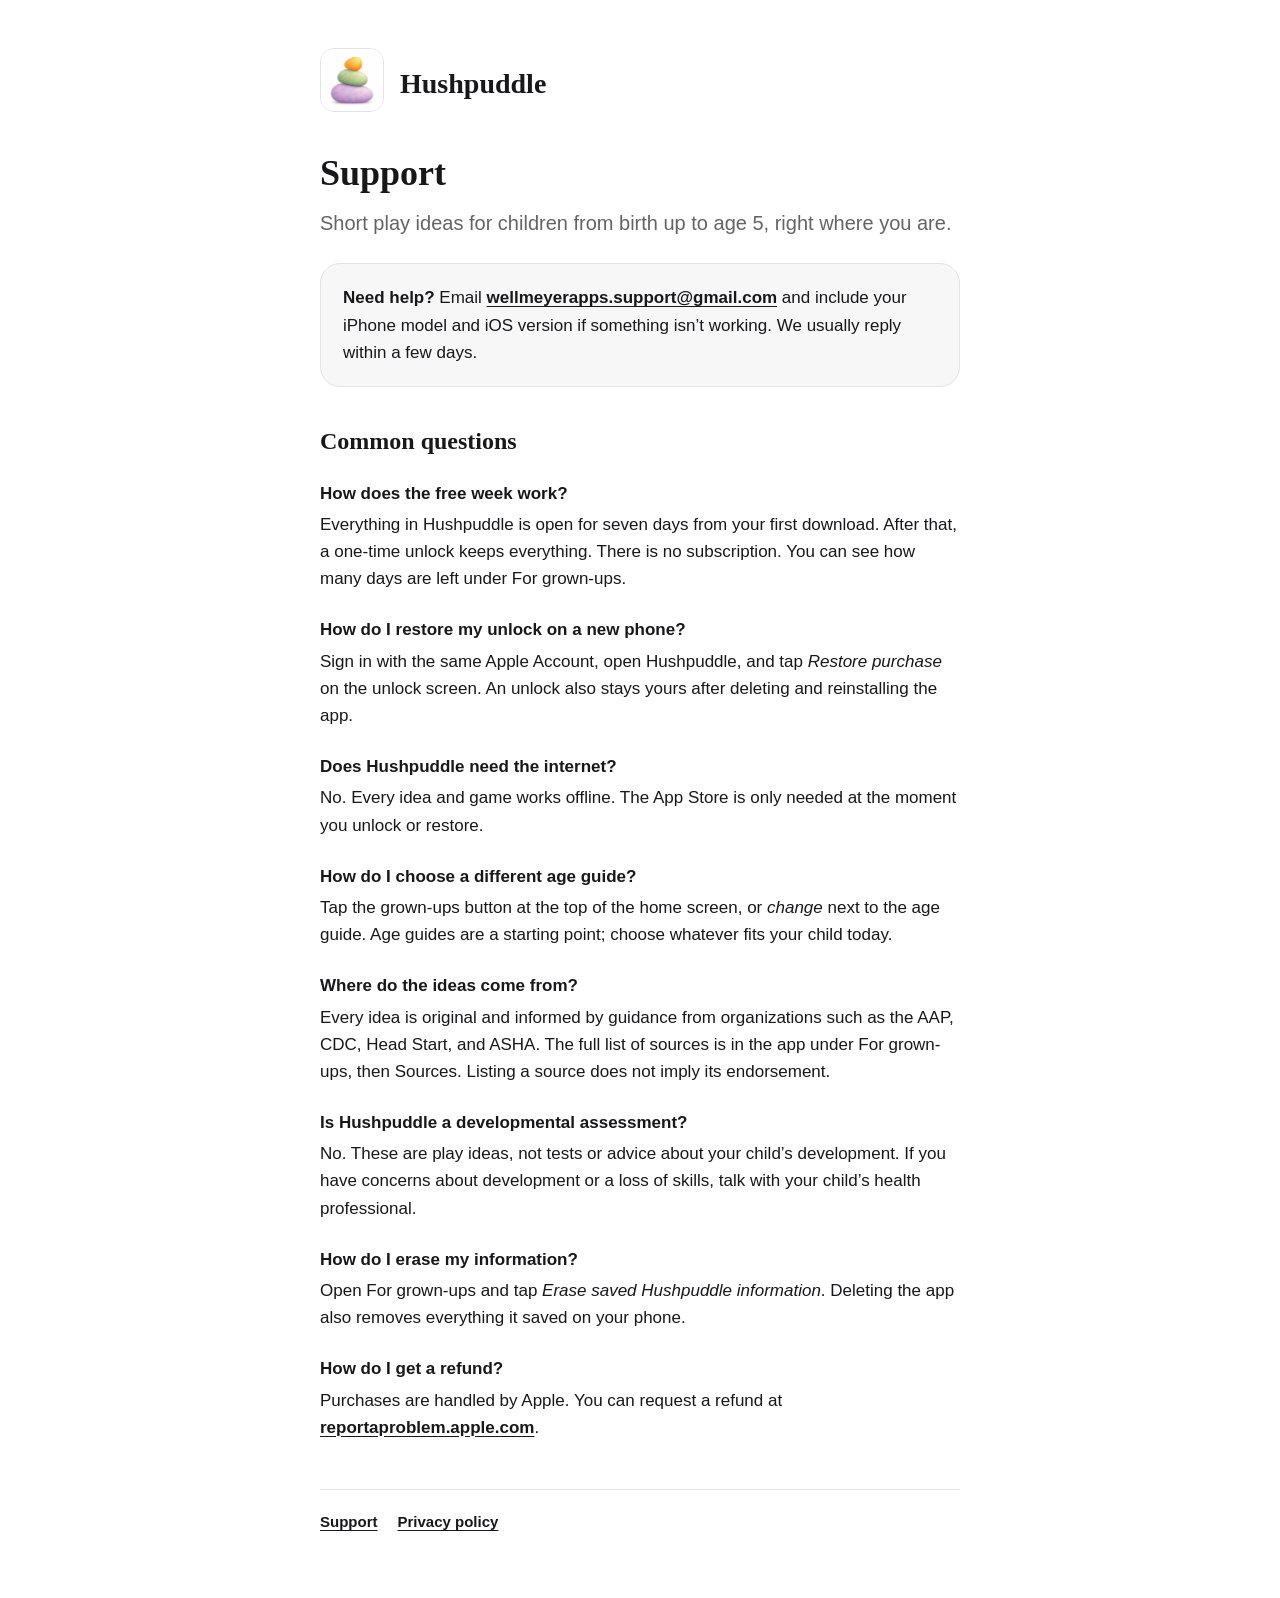
<file: index.html>
<!doctype html>
<html lang="en">
<head>
  <meta charset="utf-8">
  <meta name="viewport" content="width=device-width, initial-scale=1">
  <title>Hushpuddle Support</title>
  <meta name="description" content="Help with Hushpuddle, short play ideas for children from birth up to age 5.">
  <link rel="icon" href="favicon.png">
  <link rel="apple-touch-icon" href="icon.png">
  <link rel="stylesheet" href="style.css">
</head>
<body>
<main>
  <header>
    <a href="./"><img src="icon.png" alt=""></a>
    <a class="wordmark" href="./">Hushpuddle</a>
  </header>

  <h1>Support</h1>
  <p class="lead">Short play ideas for children from birth up to age 5, right where you are.</p>

  <div class="card">
    <p><strong>Need help?</strong> Email <a href="mailto:wellmeyerapps.support@gmail.com">wellmeyerapps.support@gmail.com</a> and include your iPhone model and iOS version if something isn’t working. We usually reply within a few days.</p>
  </div>

  <h2>Common questions</h2>

  <h3>How does the free week work?</h3>
  <p>Everything in Hushpuddle is open for seven days from your first download. After that, a one-time unlock keeps everything. There is no subscription. You can see how many days are left under For grown-ups.</p>

  <h3>How do I restore my unlock on a new phone?</h3>
  <p>Sign in with the same Apple Account, open Hushpuddle, and tap <em>Restore purchase</em> on the unlock screen. An unlock also stays yours after deleting and reinstalling the app.</p>

  <h3>Does Hushpuddle need the internet?</h3>
  <p>No. Every idea and game works offline. The App Store is only needed at the moment you unlock or restore.</p>

  <h3>How do I choose a different age guide?</h3>
  <p>Tap the grown-ups button at the top of the home screen, or <em>change</em> next to the age guide. Age guides are a starting point; choose whatever fits your child today.</p>

  <h3>Where do the ideas come from?</h3>
  <p>Every idea is original and informed by guidance from organizations such as the AAP, CDC, Head Start, and ASHA. The full list of sources is in the app under For grown-ups, then Sources. Listing a source does not imply its endorsement.</p>

  <h3>Is Hushpuddle a developmental assessment?</h3>
  <p>No. These are play ideas, not tests or advice about your child’s development. If you have concerns about development or a loss of skills, talk with your child’s health professional.</p>

  <h3>How do I erase my information?</h3>
  <p>Open For grown-ups and tap <em>Erase saved Hushpuddle information</em>. Deleting the app also removes everything it saved on your phone.</p>

  <h3>How do I get a refund?</h3>
  <p>Purchases are handled by Apple. You can request a refund at <a href="https://reportaproblem.apple.com">reportaproblem.apple.com</a>.</p>

  <nav>
    <a href="./">Support</a>
    <a href="privacy.html">Privacy policy</a>
  </nav>
</main>
</body>
</html>
</file>
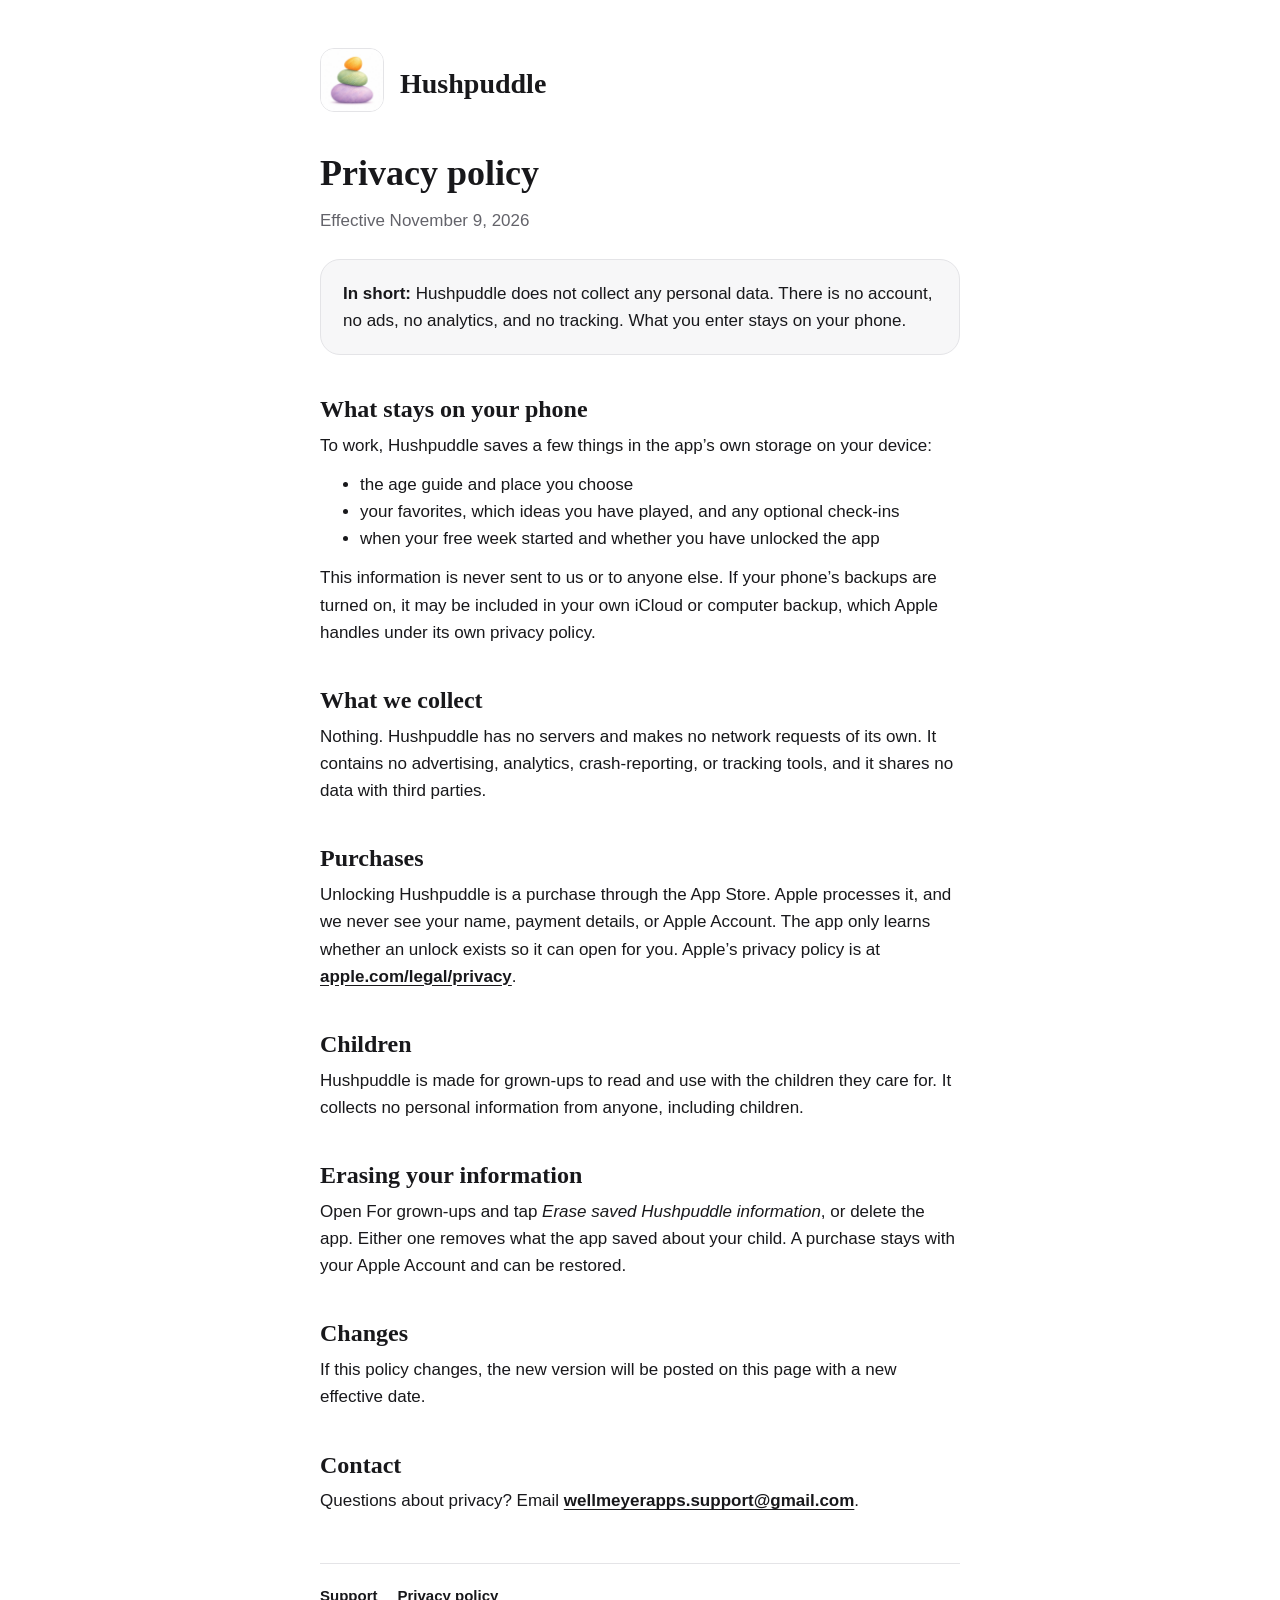
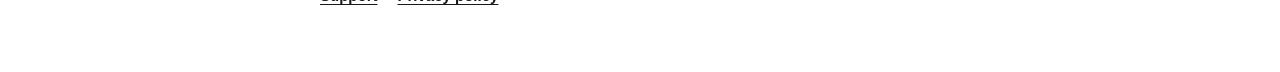
<file: privacy.html>
<!doctype html>
<html lang="en">
<head>
  <meta charset="utf-8">
  <meta name="viewport" content="width=device-width, initial-scale=1">
  <title>Hushpuddle Privacy</title>
  <meta name="description" content="Hushpuddle collects no personal data. Everything you enter stays on your phone.">
  <link rel="icon" href="favicon.png">
  <link rel="apple-touch-icon" href="icon.png">
  <link rel="stylesheet" href="style.css">
</head>
<body>
<main>
  <header>
    <a href="./"><img src="icon.png" alt=""></a>
    <a class="wordmark" href="./">Hushpuddle</a>
  </header>

  <h1>Privacy policy</h1>
  <p class="muted">Effective November 9, 2026</p>

  <div class="card">
    <p><strong>In short:</strong> Hushpuddle does not collect any personal data. There is no account, no ads, no analytics, and no tracking. What you enter stays on your phone.</p>
  </div>

  <h2>What stays on your phone</h2>
  <p>To work, Hushpuddle saves a few things in the app’s own storage on your device:</p>
  <ul>
    <li>the age guide and place you choose</li>
    <li>your favorites, which ideas you have played, and any optional check-ins</li>
    <li>when your free week started and whether you have unlocked the app</li>
  </ul>
  <p>This information is never sent to us or to anyone else. If your phone’s backups are turned on, it may be included in your own iCloud or computer backup, which Apple handles under its own privacy policy.</p>

  <h2>What we collect</h2>
  <p>Nothing. Hushpuddle has no servers and makes no network requests of its own. It contains no advertising, analytics, crash-reporting, or tracking tools, and it shares no data with third parties.</p>

  <h2>Purchases</h2>
  <p>Unlocking Hushpuddle is a purchase through the App Store. Apple processes it, and we never see your name, payment details, or Apple Account. The app only learns whether an unlock exists so it can open for you. Apple’s privacy policy is at <a href="https://www.apple.com/legal/privacy/">apple.com/legal/privacy</a>.</p>

  <h2>Children</h2>
  <p>Hushpuddle is made for grown-ups to read and use with the children they care for. It collects no personal information from anyone, including children.</p>

  <h2>Erasing your information</h2>
  <p>Open For grown-ups and tap <em>Erase saved Hushpuddle information</em>, or delete the app. Either one removes what the app saved about your child. A purchase stays with your Apple Account and can be restored.</p>

  <h2>Changes</h2>
  <p>If this policy changes, the new version will be posted on this page with a new effective date.</p>

  <h2>Contact</h2>
  <p>Questions about privacy? Email <a href="mailto:wellmeyerapps.support@gmail.com">wellmeyerapps.support@gmail.com</a>.</p>

  <nav>
    <a href="./">Support</a>
    <a href="privacy.html">Privacy policy</a>
  </nav>
</main>
</body>
</html>
</file>
<file: style.css>
:root {
  --background: #ffffff;
  --surface: #f7f7f8;
  --ink: #18181b;
  --secondary: #63636a;
  --border: #e4e4e7;
  --link: #18181b;
}

@media (prefers-color-scheme: dark) {
  :root {
    --background: #111113;
    --surface: #1c1c1f;
    --ink: #f2f2f3;
    --secondary: #a3a3aa;
    --border: #2e2e33;
    --link: #f2f2f3;
  }
}

* {
  box-sizing: border-box;
}

body {
  margin: 0;
  background: var(--background);
  color: var(--ink);
  font: 17px/1.6 -apple-system, BlinkMacSystemFont, "Segoe UI", Helvetica, Arial, sans-serif;
}

main {
  max-width: 680px;
  margin: 0 auto;
  padding: 48px 20px 64px;
}

header {
  display: flex;
  align-items: center;
  gap: 16px;
  margin-bottom: 32px;
}

header img {
  width: 64px;
  height: 64px;
  border-radius: 14px;
  border: 1px solid var(--border);
}

header a {
  text-decoration: none;
}

h1,
h2,
.wordmark {
  font-family: "New York", ui-serif, Georgia, "Times New Roman", serif;
  font-weight: 600;
  line-height: 1.2;
}

.wordmark {
  font-size: 28px;
  color: var(--ink);
}

h1 {
  font-size: 36px;
  margin: 0 0 12px;
}

h2 {
  font-size: 24px;
  margin: 40px 0 8px;
}

h3 {
  font-size: 17px;
  margin: 24px 0 4px;
}

p,
ul {
  margin: 0 0 12px;
}

.lead {
  font-size: 20px;
  color: var(--secondary);
}

.muted {
  color: var(--secondary);
}

.card {
  background: var(--surface);
  border: 1px solid var(--border);
  border-radius: 20px;
  padding: 20px 22px;
  margin: 24px 0;
}

.card p:last-child {
  margin-bottom: 0;
}

a {
  color: var(--link);
  font-weight: 600;
  text-underline-offset: 3px;
}

nav {
  display: flex;
  flex-wrap: wrap;
  gap: 20px;
  margin-top: 48px;
  padding-top: 20px;
  border-top: 1px solid var(--border);
  font-size: 15px;
}
</file>
